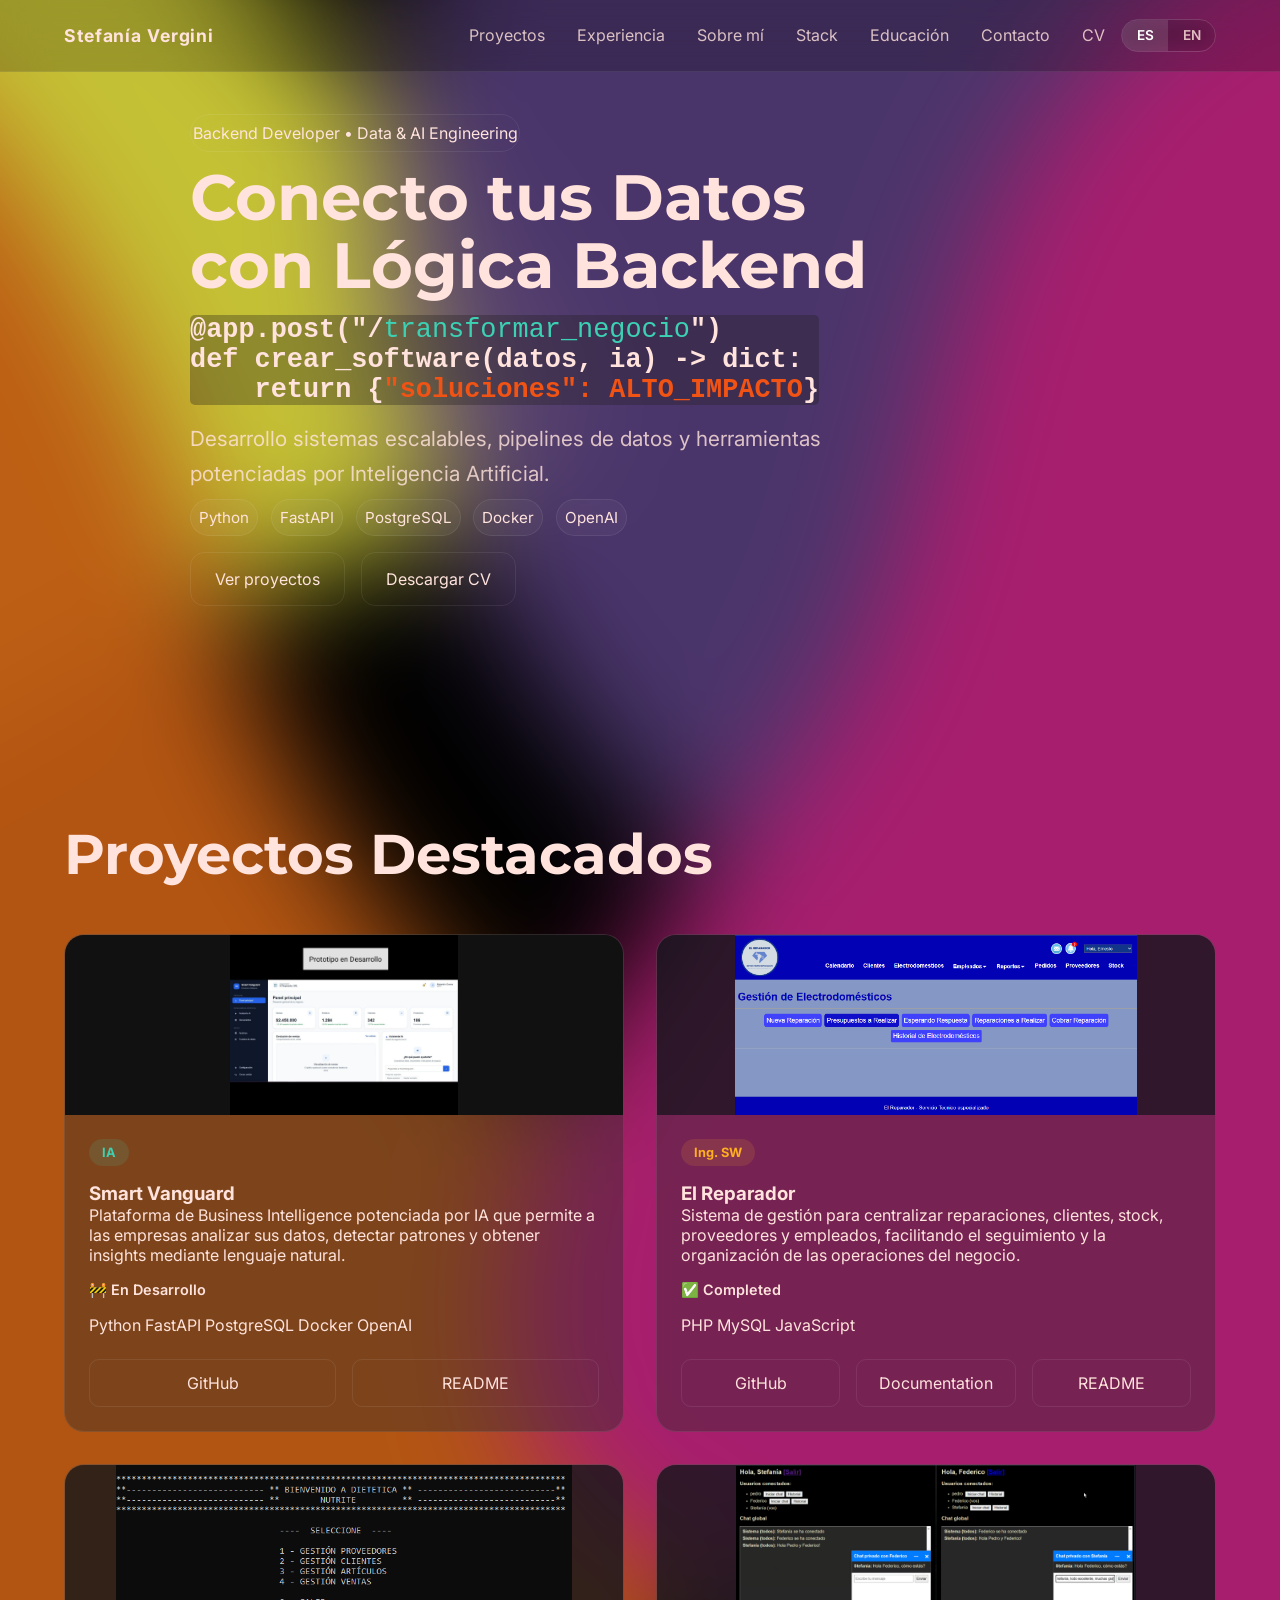
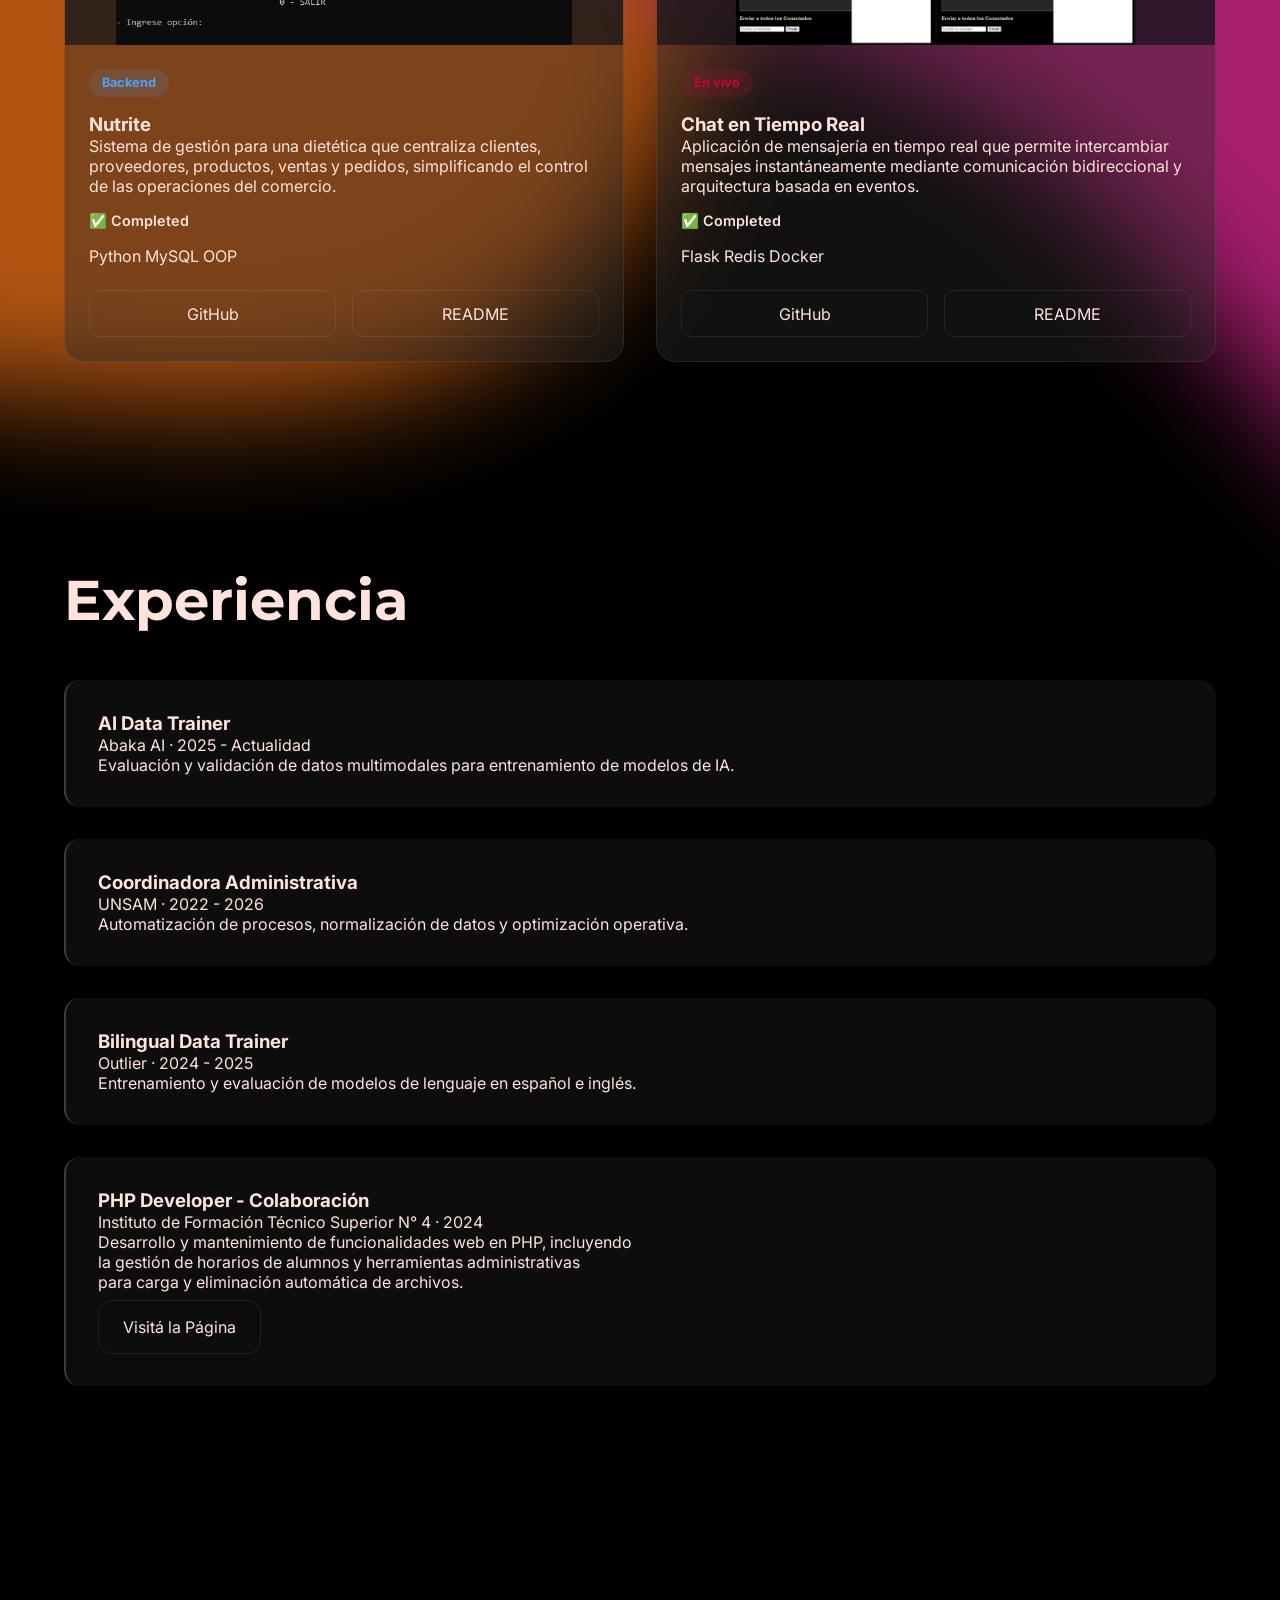
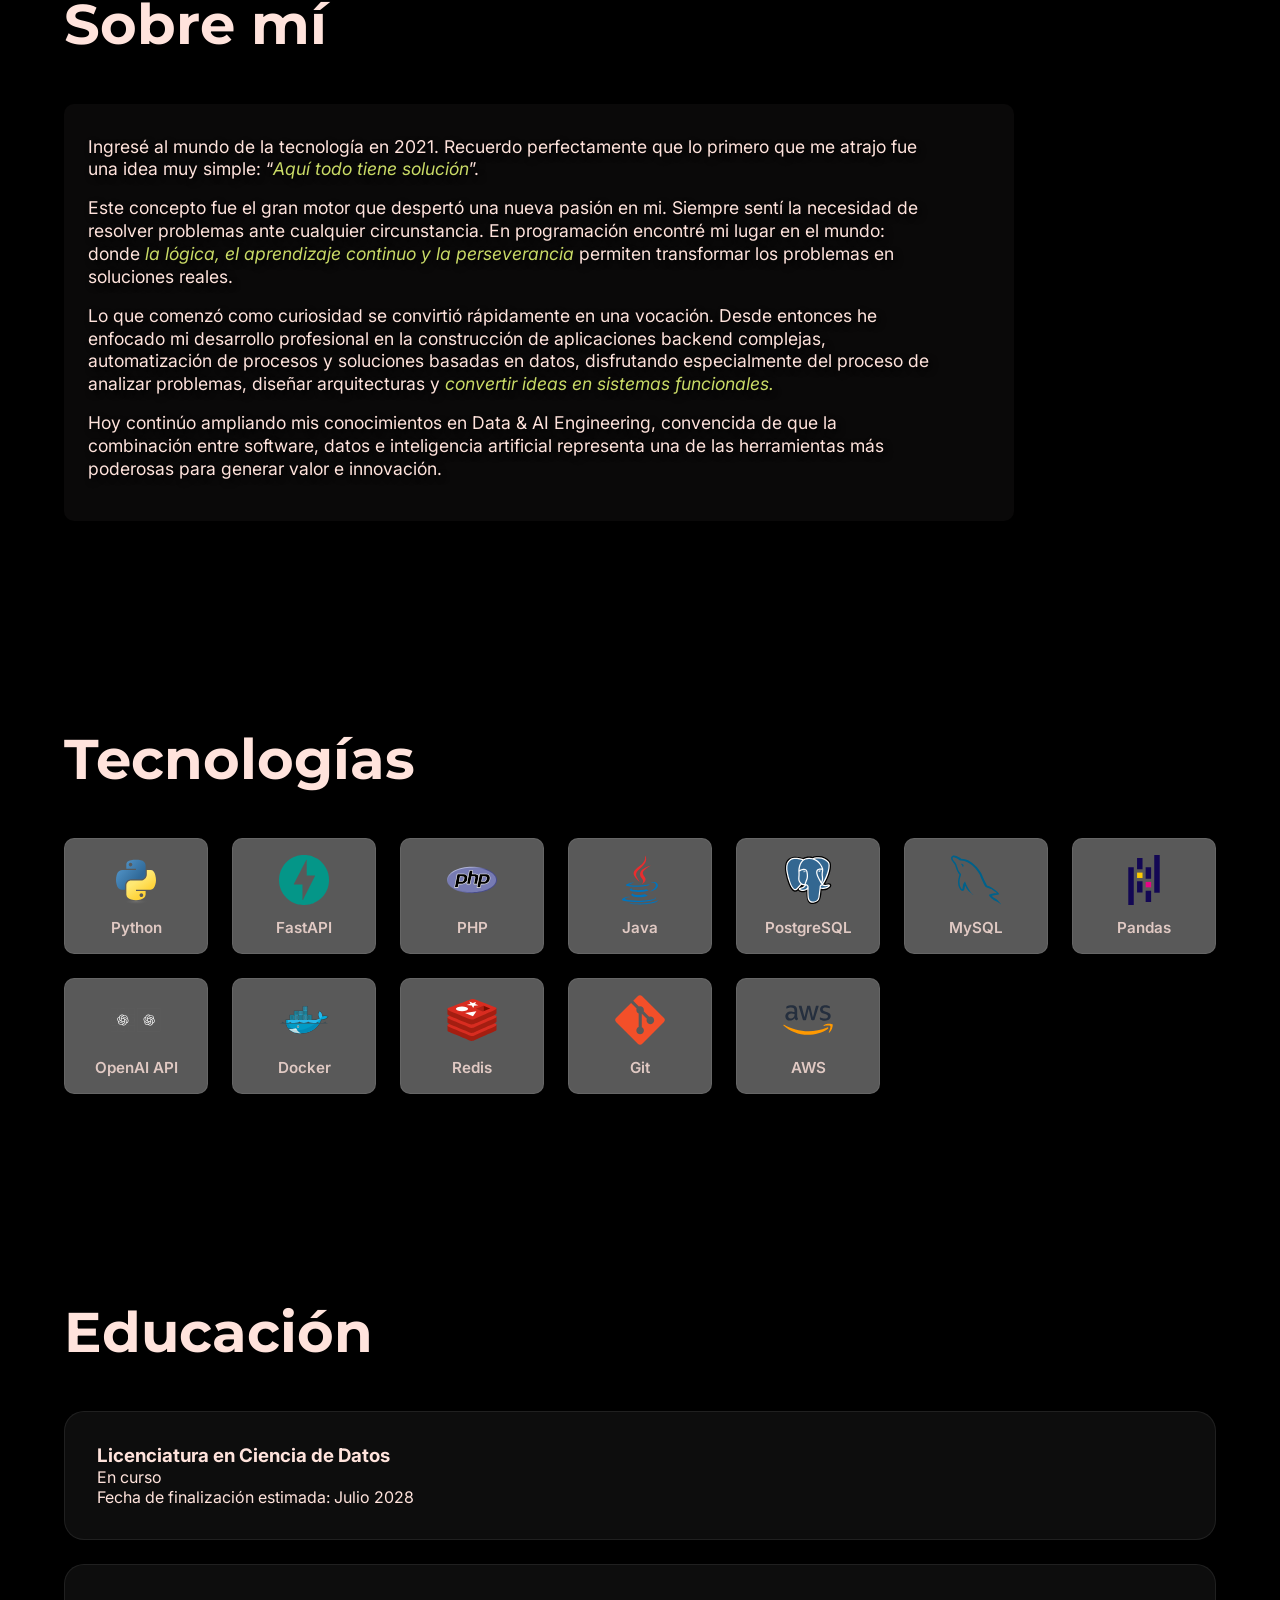
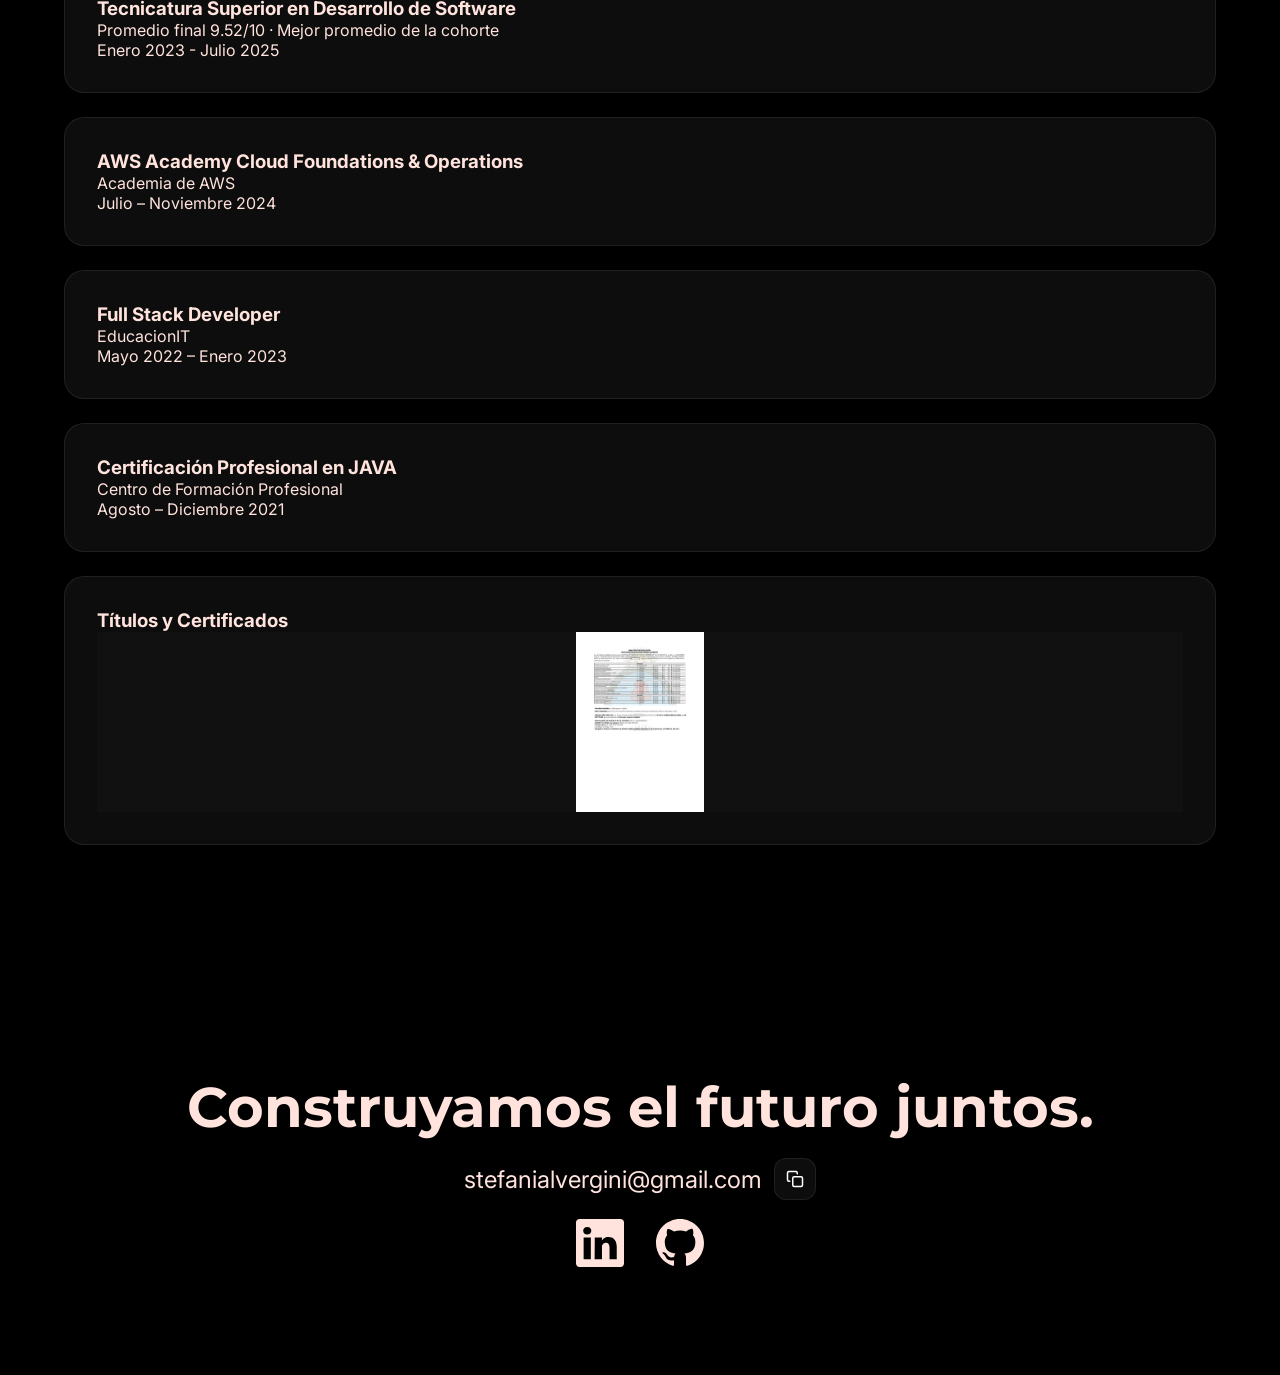
<file: index.html>
<!DOCTYPE html>
<html lang="en">
<head>
    <meta charset="UTF-8">
    <meta name="viewport" content="width=device-width, initial-scale=1.0">
    <title>Stefania Vergini</title>
    <link rel="preconnect" href="https://fonts.googleapis.com">
<link rel="preconnect" href="https://fonts.gstatic.com" crossorigin>
<link href="https://fonts.googleapis.com/css2?family=Montserrat:ital,wght@0,100..900;1,100..900&family=Roboto:ital,wght@0,100..900;1,100..900&display=swap" rel="stylesheet">
    <link rel="stylesheet" href="css/index.css">
    <link rel="preconnect" href="https://fonts.googleapis.com">
    <link rel="preconnect" href="https://fonts.gstatic.com" crossorigin>
    <link href="https://fonts.googleapis.com/css2?family=Inter:wght@100..900&display=swap" rel="stylesheet">
    <script defer src="https://code.jquery.com/jquery-3.6.0.slim.min.js"></script>
    <script defer src="js/app.js"></script>
</head>
<body>

    <div class="circulos">
        <svg class="circulo circulo1" viewBox="0 0 200 200" xmlns="http://www.w3.org/2000/svg">
            <path class="path" d="M30.1,-55.8C34.4,-49.7,30,-32.2,28.2,-21.1C26.3,-9.9,27,-4.9,35.3,4.8C43.6,14.5,59.4,28.9,59.4,36.9C59.4,45,43.6,46.5,31,52C18.5,57.6,9.2,67.1,2.5,62.7C-4.2,58.3,-8.4,40,-14,30.5C-19.5,20.9,-26.5,20.2,-38.1,16.5C-49.6,12.9,-65.7,6.5,-69.1,-2C-72.5,-10.4,-63.3,-20.8,-55.9,-31.6C-48.5,-42.5,-43,-53.7,-34,-57.1C-25,-60.5,-12.5,-56.1,0.2,-56.5C12.9,-56.8,25.8,-62,30.1,-55.8Z" transform="translate(100 100)" />
        </svg>
        <svg class="circulo circulo2" viewBox="0 0 200 200" xmlns="http://www.w3.org/2000/svg">
            <path class="path" d="M45.7,-57.5C55.7,-46,57.9,-28.3,53.1,-15.3C48.4,-2.3,36.7,6.1,30.1,17.3C23.5,28.5,22,42.5,12.3,55.5C2.5,68.4,-15.5,80.3,-32.1,78.5C-48.7,76.7,-63.8,61.1,-70.8,43.5C-77.8,25.9,-76.6,6.3,-66.7,-5.2C-56.9,-16.7,-38.3,-20.1,-25.7,-31.1C-13.1,-42.2,-6.6,-60.9,5.6,-67.7C17.8,-74.4,35.6,-69,45.7,-57.5Z" transform="translate(100 100)" />
          </svg>
        <svg class="circulo circulo3" viewBox="0 0 200 200" xmlns="http://www.w3.org/2000/svg">
            <path class="path" d="M26,-44C31.7,-31.5,33.2,-21.4,40.9,-10.3C48.7,0.8,62.7,12.9,66.3,27.7C69.9,42.4,63.1,60,50.3,66.6C37.5,73.3,18.8,69.1,0.5,68.4C-17.8,67.8,-35.7,70.7,-42.9,62.2C-50,53.8,-46.6,33.9,-41.7,20.3C-36.9,6.7,-30.5,-0.6,-29.7,-11.6C-28.8,-22.7,-33.5,-37.6,-29.4,-50.6C-25.4,-63.6,-12.7,-74.8,-1.3,-73C10.1,-71.2,20.2,-56.5,26,-44Z" transform="translate(100 100)" />
        </svg>
        <svg class="circulo circulo4" viewBox="0 0 200 200" xmlns="http://www.w3.org/2000/svg">
            <path class="path" d="M21.4,-42.1C30,-32,40.9,-31,42.5,-25.5C44,-20,36.1,-10,31.5,-2.7C26.9,4.7,25.6,9.3,28.2,22.1C30.9,34.8,37.5,55.6,33.4,68.7C29.4,81.9,14.7,87.4,3,82.1C-8.6,76.9,-17.3,60.9,-29,52.2C-40.7,43.5,-55.5,42,-62.1,34.5C-68.7,27,-67,13.5,-61.6,3.2C-56.1,-7.2,-46.7,-14.4,-41.8,-24.7C-36.8,-35,-36.3,-48.5,-30.1,-60C-23.8,-71.4,-11.9,-81,-2.8,-76.2C6.4,-71.3,12.7,-52.2,21.4,-42.1Z" transform="translate(100 100)" />
        </svg>

    </div>

 <!-- NAVBAR -->
    <header class="header">

        <a href="#home" class="logo">
            Stefanía Vergini
        </a>
        <div class="header-actions">
            
            <nav class="nav" id="nav">

                <a href="#projects">Proyectos</a>

                <a href="#experience">Experiencia</a>

                <a href="#about">Sobre mí</a>

                <a href="#skills" >Stack</a>

                <a href="#education">Educación</a>

                <a href="#contact">Contacto</a>

                <a href="documentos/Stefania_Vergini_Curriculum_Vitae.pdf"
                target="_blank"
                class="btn-cv">

                CV

                </a>

            </nav>
            <div class="language-switch">

                <a href="index.html" class="lang active">
                    ES
                </a>

                <a href="en.html" class="lang">
                    EN
                </a>

            </div>
            <button class="menu-btn" id="menuBtn">

                <span></span>
                <span></span>
                <span></span>

            </button>
        </div>

    </header>

    <main>

        <!-- HERO -->

        <section id="home" class="hero">

            <div class="hero-content">

                <span class="badge">

                    Backend Developer • Data & AI Engineering

                </span>
                <!--<h1>
                    Conecto la lógica de tu negocio
                    con el poder de los datos 
                    y la inteligencia artificial 
                    para transformar el software
                    en soluciones de alto impacto.

                </h1>-->
                <!--<h1>
                    Con el poder de los Datos
                    y la intelicia artificial
                    transformo la lógica de negocio
                    en soluciones de alto impacto
                </h1>
                <h1>
                    Impulso tu Negocio <br>
                    con Datos e IA. <br>
                </h1>-->
                <h1>Conecto tus Datos<br>
                 con Lógica Backend</h1>
<pre><code>@app.post("/<span class="highlight-business">transformar_negocio</span>")
def crear_software(datos, ia) -> dict:
    return {<span class="highlight-impact">"soluciones": ALTO_IMPACTO</span>}</code></pre>
                <p>

                    Desarrollo sistemas escalables,
                    pipelines de datos y herramientas
                    potenciadas por Inteligencia Artificial.

                </p>

                <div class="hero-tech">

                    <span>Python</span>
                    <span>FastAPI</span>
                    <span>PostgreSQL</span>
                    <span>Docker</span>
                    <span>OpenAI</span>

                </div>

                <div class="hero-buttons">

                    <a href="#projects">
                        Ver proyectos
                    </a>

                    <a href="documentos/Stefania_Vergini_Curriculum_Vitae.pdf"
                       target="_blank">

                        Descargar CV

                    </a>

                </div>

            </div>

        </section>

        <section id="projects" class="projects">

            <h2>Proyectos Destacados</h2>

            <div class="projects-grid">

                <!-- Smart Vanguard -->

                <article class="project-card">

                    <div class="project-image placeholder" data-project="smart">
                        <img src="img/smartvanguard/dashboard-business.png" alt="Smart Vanguard">
                    </div>

                    <div class="project-content">

                        <span class="project-type ai">
                            IA
                        </span>

                        <h3>Smart Vanguard</h3>

                        <p>
                            Plataforma de Business Intelligence potenciada por IA que
                            permite a las empresas analizar sus datos, detectar patrones
                            y obtener insights mediante lenguaje natural.
                        </p>

                        <div class="project-status development">
                            🚧 En Desarrollo
                        </div>

                        <div class="tags">

                            <span>Python</span>
                            <span>FastAPI</span>
                            <span>PostgreSQL</span>
                            <span>Docker</span>
                            <span>OpenAI</span>

                        </div>

                        <div class="project-buttons">

                            <a href="https://github.com/StefiVergini/SmartVanguard" target="_blank">
                                GitHub
                            </a>

                            <a href="https://github.com/StefiVergini/SmartVanguard/blob/main/README.es.md" target="_blank">
                                README
                            </a>

                        </div>

                    </div>

                </article>

                <!-- El Reparador -->

                <article class="project-card">

                    <div class="project-image" data-project="reparador">
                        <img src="img/elreparador/dashboard.png" alt="El Reparador">
                    </div>

                    <div class="project-content">

                        <span class="project-type erp">
                            Ing. SW
                        </span>

                        <h3>El Reparador</h3>

                        <p>

                            Sistema de gestión para centralizar reparaciones, clientes,
                            stock, proveedores y empleados, facilitando el seguimiento
                            y la organización de las operaciones del negocio.

                        </p>

                        <div class="project-status completed">

                            ✅ Completed

                        </div>

                        <div class="tags">

                            <span>PHP</span>
                            <span>MySQL</span>
                            <span>JavaScript</span>

                        </div>

                        <div class="project-buttons">

                            <a href="https://github.com/StefiVergini/ProyectoElReparador/tree/main" target="_blank">
                                GitHub
                            </a>

                            <a href="https://github.com/StefiVergini/ProyectoElReparador/tree/main/docs" target="_blank">
                                Documentation
                            </a>

                            <a href="https://github.com/StefiVergini/ProyectoElReparador/blob/main/README.es.md" target="_blank">
                                README
                            </a>
                        </div>

                    </div>

                </article>

                <!-- Nutrite -->

                <article class="project-card">

                    <div class="project-image" data-project="nutrite">
                        <img src="img/nutrite-dietetic/main-menu.png" alt="Nutrite">
                    </div>

                    <div class="project-content">

                        <span class="project-type backend">
                            Backend
                        </span>

                        <h3>Nutrite</h3>

                        <p>

                            Sistema de gestión para una dietética que centraliza clientes,
                            proveedores, productos, ventas y pedidos, simplificando el
                            control de las operaciones del comercio.

                        </p>

                        <div class="project-status completed">

                            ✅ Completed

                        </div>

                        <div class="tags">

                            <span>Python</span>
                            <span>MySQL</span>
                            <span>OOP</span>

                        </div>

                        <div class="project-buttons">

                            <a href="https://github.com/StefiVergini/python-dietetic-management-system" target="_blank">
                                GitHub
                            </a>
                            <a href="https://github.com/StefiVergini/python-dietetic-management-system/blob/main/README.es.md" target="_blank">
                                README
                            </a>

                        </div>

                    </div>

                </article>

                <!-- Chat -->

                <article class="project-card">

                    <div class="project-image" data-project="chat">
                        <img src="img/real-time-chat/real-time-two-chats.png" alt="Chat">
                    </div>

                    <div class="project-content">

                        <span class="project-type realtime">
                            En vivo
                        </span>

                        <h3>Chat en Tiempo Real</h3>

                        <p>

                            Aplicación de mensajería en tiempo real que permite intercambiar
                            mensajes instantáneamente mediante comunicación bidireccional
                            y arquitectura basada en eventos.

                        </p>

                        <div class="project-status completed">

                            ✅ Completed

                        </div>

                        <div class="tags">

                            <span>Flask</span>
                            <span>Redis</span>
                            <span>Docker</span>

                        </div>

                        <div class="project-buttons">

                            <a href="https://github.com/StefiVergini/chat-StefaniaVergini" target="_blank">
                                GitHub
                            </a>
                            <a href="https://github.com/StefiVergini/chat-StefaniaVergini/blob/main/README.es.md" target="_blank">
                                README
                            </a>

                        </div>

                    </div>

                </article>

            </div>

        </section>
        <!-- EXPERIENCIA -->

        <section id="experience" class="experience">

            <h2>Experiencia</h2>

            <div class="timeline">

                <div class="timeline-item">

                    <h3>
                        AI Data Trainer
                    </h3>

                    <span>
                        Abaka AI · 2025 - Actualidad
                    </span>

                    <p>

                        Evaluación y validación de datos multimodales
                        para entrenamiento de modelos de IA.

                    </p>

                </div>

                <div class="timeline-item">

                    <h3>
                        Coordinadora Administrativa
                    </h3>

                    <span>
                        UNSAM · 2022 - 2026
                    </span>

                    <p>

                        Automatización de procesos,
                        normalización de datos y optimización
                        operativa.

                    </p>

                </div>

                <div class="timeline-item">

                    <h3>
                        Bilingual Data Trainer
                    </h3>

                    <span>
                        Outlier · 2024 - 2025
                    </span>

                    <p>

                        Entrenamiento y evaluación de modelos
                        de lenguaje en español e inglés.

                    </p>

                    
                </div>


                <div class="timeline-item">

                    <h3>
                        PHP Developer - Colaboración
                    </h3>

                    <span>
                        Instituto de Formación Técnico Superior N° 4 · 2024
                    </span>

                    <p>

                        Desarrollo y mantenimiento de funcionalidades web en PHP, incluyendo<br>
                        la gestión de horarios de alumnos y herramientas administrativas<br>
                        para carga y eliminación automática de archivos.

                    </p>
                    <div class="hero-buttons">

                        <a href="https://ifts4.edu.ar/index.php" target="_blank">
                            Visitá la Página
                        </a>

                    </div>

                
                </div>

            </div>


        </section>
        

        <!-- SOBRE MI -->

        <section id="about" class="about">

            <h2>Sobre mí</h2>
            <div class="glow-text">
                <p>

                    Ingresé al mundo de la tecnología en 2021. Recuerdo perfectamente que lo primero que me atrajo fue una idea muy simple: 
                    “<span class="highlighter">Aquí todo tiene solución</span>”.

                </p>
                <p>
                    Este concepto fue el gran motor que 
                    despertó una nueva pasión en mi.
                    Siempre sentí la necesidad de resolver problemas
                    ante cualquier circunstancia.
                    En programación encontré mi lugar en el mundo: donde <span class="highlighter">la lógica, el aprendizaje continuo y la perseverancia</span> permiten transformar los problemas en soluciones reales.
                </p>
                <p>
                    Lo que comenzó como curiosidad se convirtió rápidamente en una vocación. Desde entonces he enfocado mi desarrollo profesional en la construcción de aplicaciones backend complejas, automatización de procesos y soluciones basadas en datos, disfrutando especialmente del proceso de analizar problemas, diseñar arquitecturas y <span class="highlighter">convertir ideas en sistemas funcionales.</span>
                </p>
                    
                <p>
                    Hoy continúo ampliando mis conocimientos en Data & AI Engineering, convencida de que la combinación entre software, datos e inteligencia artificial representa una de las herramientas más poderosas para generar valor e innovación.
                </p>
            </div>
           

        </section>

        <!-- STACK -->

        <section class="skills" id="skills">

            <h2>Tecnologías</h2>

            <div class="skills-cloud">

                <span class="skill">
                    <img src="iconos/python.svg" alt="Python">
                    <p>Python</p>
                </span>

                <span class="skill">
                    <img src="iconos/fastapi.svg" alt="FastAPI">
                    <p>FastAPI</p>
                </span>

                <span class="skill"><img src="iconos/php.svg" alt="PHP"><p>PHP</p></span>
                <span class="skill"><img src="iconos/java-original.svg" alt="JAVA"><p>Java</p></span>

                <span class="skill"><img src="iconos/postgresql.svg" alt="PostgreSQL"><p>PostgreSQL</p></span>
                <span class="skill"><img src="iconos/mysql.svg" alt="MySQL"><p>MySQL</p></span>

                <span class="skill"><img src="iconos/pandas.svg" alt="Pandas"><p>Pandas</p></span>
                <span class="skill"><img src="iconos/openapiinitiative.svg" alt="OpenAI"><p>OpenAI API</p></span>

                <span class="skill"><img src="iconos/docker.svg" alt="Docker"><p>Docker</p></span>
                <span class="skill"><img src="iconos/redis.svg" alt="Redis"><p>Redis</p></span>

                <span class="skill"><img src="iconos/git.svg" alt="Git"><p>Git</p></span>
                <span class="skill"><img src="iconos/aws.svg" alt="AWS"><p>AWS</p></span>

            </div>

        </section>

        <!-- EDUCACION -->

        <section class="education" id="education">

            <h2>Educación</h2>

            
            <div class="education-card">

                <h3>
                    Licenciatura en Ciencia de Datos
                </h3>

                <p>
                    En curso
                </p>
                <p>
                    Fecha de finalización estimada: Julio 2028
                </p>

            </div>

            <div class="education-card">

                <h3>
                    Tecnicatura Superior en Desarrollo de Software
                </h3>

                <p>

                    Promedio final 9.52/10 · Mejor promedio de la cohorte

                </p>

                <p>

                    Enero 2023 - Julio 2025

                </p>

            </div>

            <div class="education-card">

                <h3>
                    AWS Academy Cloud Foundations & Operations
                </h3>

                <p>
                    Academia de AWS
                </p>
                <p>
                    Julio – Noviembre 2024
                </p>

            </div>

            <div class="education-card">

                <h3>
                    Full Stack Developer
                </h3>

                <p>
                    EducacionIT
                </p>
                <p>
                    Mayo 2022 – Enero 2023
                </p>

            </div>

            <div class="education-card">

                <h3>
                    Certificación Profesional en JAVA
                </h3>

                <p>
                    Centro de Formación Profesional
                </p>
                <p>
                    Agosto – Diciembre 2021
                </p>

            </div>

            <div class="education-card">
                <h3>
                    Títulos y Certificados
                </h3>
                <div class="project-image placeholder" data-project="certifications">
                    <img src="img/certifications/Titulo-Analitico.jpg" alt="Certifications">
                </div>
            </div>
        </section>


        <!-- CONTACTO -->

        <section id="contact" class="contact">

            <h2>

                Construyamos el futuro juntos.

            </h2>
            <div class="contact-email">

                <a href="mailto:stefanialvergini@gmail.com">
                    stefanialvergini@gmail.com
                </a>
                <button class="copy-btn" id="copyBtn" title="Copiar email">

                    <svg xmlns="http://www.w3.org/2000/svg"
                        width="18"
                        height="18"
                        viewBox="0 0 24 24"
                        fill="none"
                        stroke="currentColor"
                        stroke-width="2"
                        stroke-linecap="round"
                        stroke-linejoin="round">

                        <rect x="9" y="9" width="13" height="13" rx="2"></rect>

                        <path d="M5 15H4a2 2 0 0 1-2-2V4a2 2 0 0 1 2-2h9a2 2 0 0 1 2 2v1"></path>

                    </svg>

                </button>
                <span class="copy-tooltip" id="copyTooltip">
                    Copiado ✓
                </span>

            </div>

            <div class="socials">

                <ul class="rrss">
                    <li class="li">
                        <a href="https://www.linkedin.com/in/stefania-vergini-405396152" class="a" title="LinkedIn" target="_blank" rel="noopener noreferrer">
                            <svg xmlns="http://www.w3.org/2000/svg" width="16" height="16" fill="currentColor" class="svg" viewBox="0 0 16 16">
                                <path d="M0 1.146C0 .513.526 0 1.175 0h13.65C15.474 0 16 .513 16 1.146v13.708c0 .633-.526 1.146-1.175 1.146H1.175C.526 16 0 15.487 0 14.854zm4.943 12.248V6.169H2.542v7.225zm-1.2-8.212c.837 0 1.358-.554 1.358-1.248-.015-.709-.52-1.248-1.342-1.248S2.4 3.226 2.4 3.934c0 .694.521 1.248 1.327 1.248zm4.908 8.212V9.359c0-.216.016-.432.08-.586.173-.431.568-.878 1.232-.878.869 0 1.216.662 1.216 1.634v3.865h2.401V9.25c0-2.22-1.184-3.252-2.764-3.252-1.274 0-1.845.7-2.165 1.193v.025h-.016l.016-.025V6.169h-2.4c.03.678 0 7.225 0 7.225z"/>
                            </svg>
                        </a>
                    </li>
                    <li class="li">
                        <a href="https://github.com/StefiVergini" class="a" title="Github" target="_blank" rel="noopener noreferrer">
                            <svg xmlns="http://www.w3.org/2000/svg" width="16" height="16" fill="currentColor" class="svg" viewBox="0 0 16 16">
                                <path d="M8 0C3.58 0 0 3.58 0 8c0 3.54 2.29 6.53 5.47 7.59.4.07.55-.17.55-.38 0-.19-.01-.82-.01-1.49-2.01.37-2.53-.49-2.69-.94-.09-.23-.48-.94-.82-1.13-.28-.15-.68-.52-.01-.53.63-.01 1.08.58 1.23.82.72 1.21 1.87.87 2.33.66.07-.52.28-.87.51-1.07-1.78-.2-3.64-.89-3.64-3.95 0-.87.31-1.59.82-2.15-.08-.2-.36-1.02.08-2.12 0 0 .67-.21 2.2.82.64-.18 1.32-.27 2-.27s1.36.09 2 .27c1.53-1.04 2.2-.82 2.2-.82.44 1.1.16 1.92.08 2.12.51.56.82 1.27.82 2.15 0 3.07-1.87 3.75-3.65 3.95.29.25.54.73.54 1.48 0 1.07-.01 1.93-.01 2.2 0 .21.15.46.55.38A8.01 8.01 0 0 0 16 8c0-4.42-3.58-8-8-8"/>
                            </svg>
                        </a>
                    </li>
                </ul>
            </div>


        </section>

    </main>

    <!--Modal galeria-->
    <div id="imageModal" class="modal">

        <span class="close">&times;</span>

        <button class="prev">&#10094;</button>

        <img id="modalImage">

        <button class="next">&#10095;</button>

        <div id="dots"></div>

    </div>
</body>
</html>
</file>
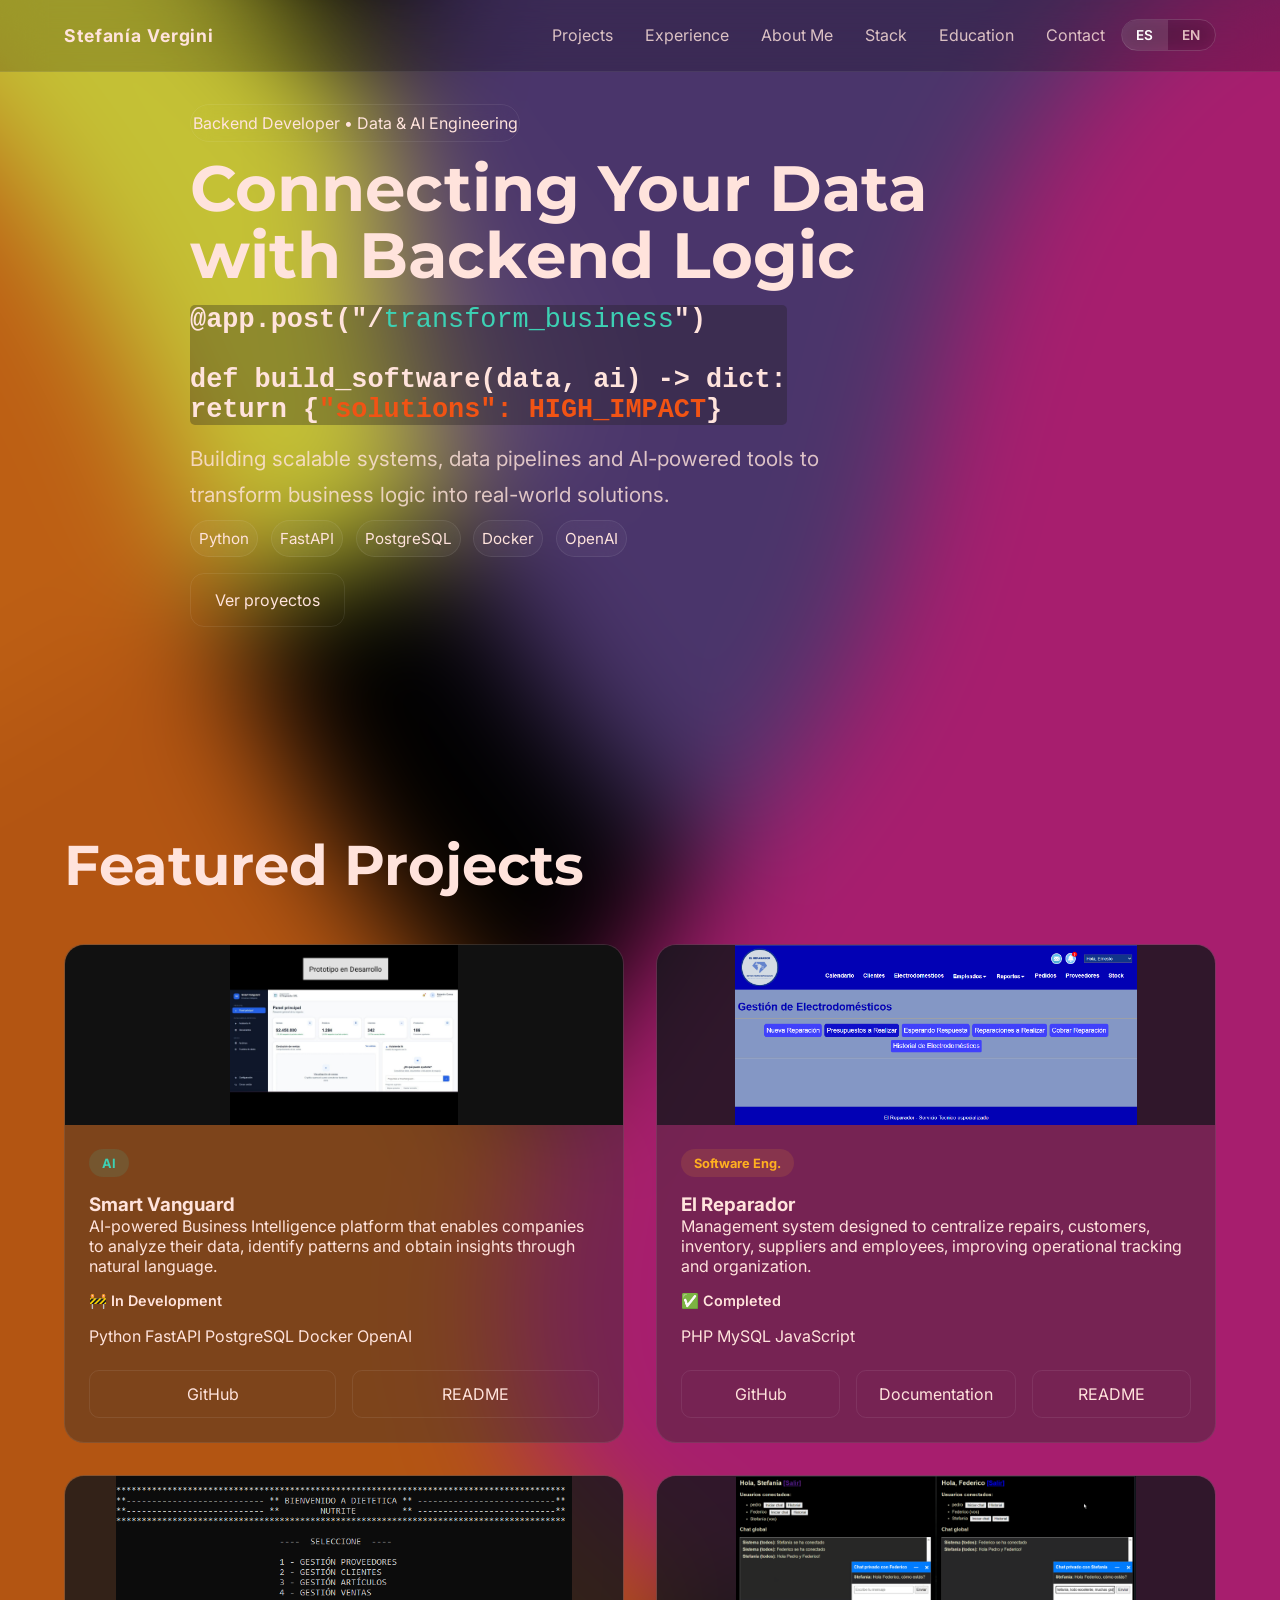
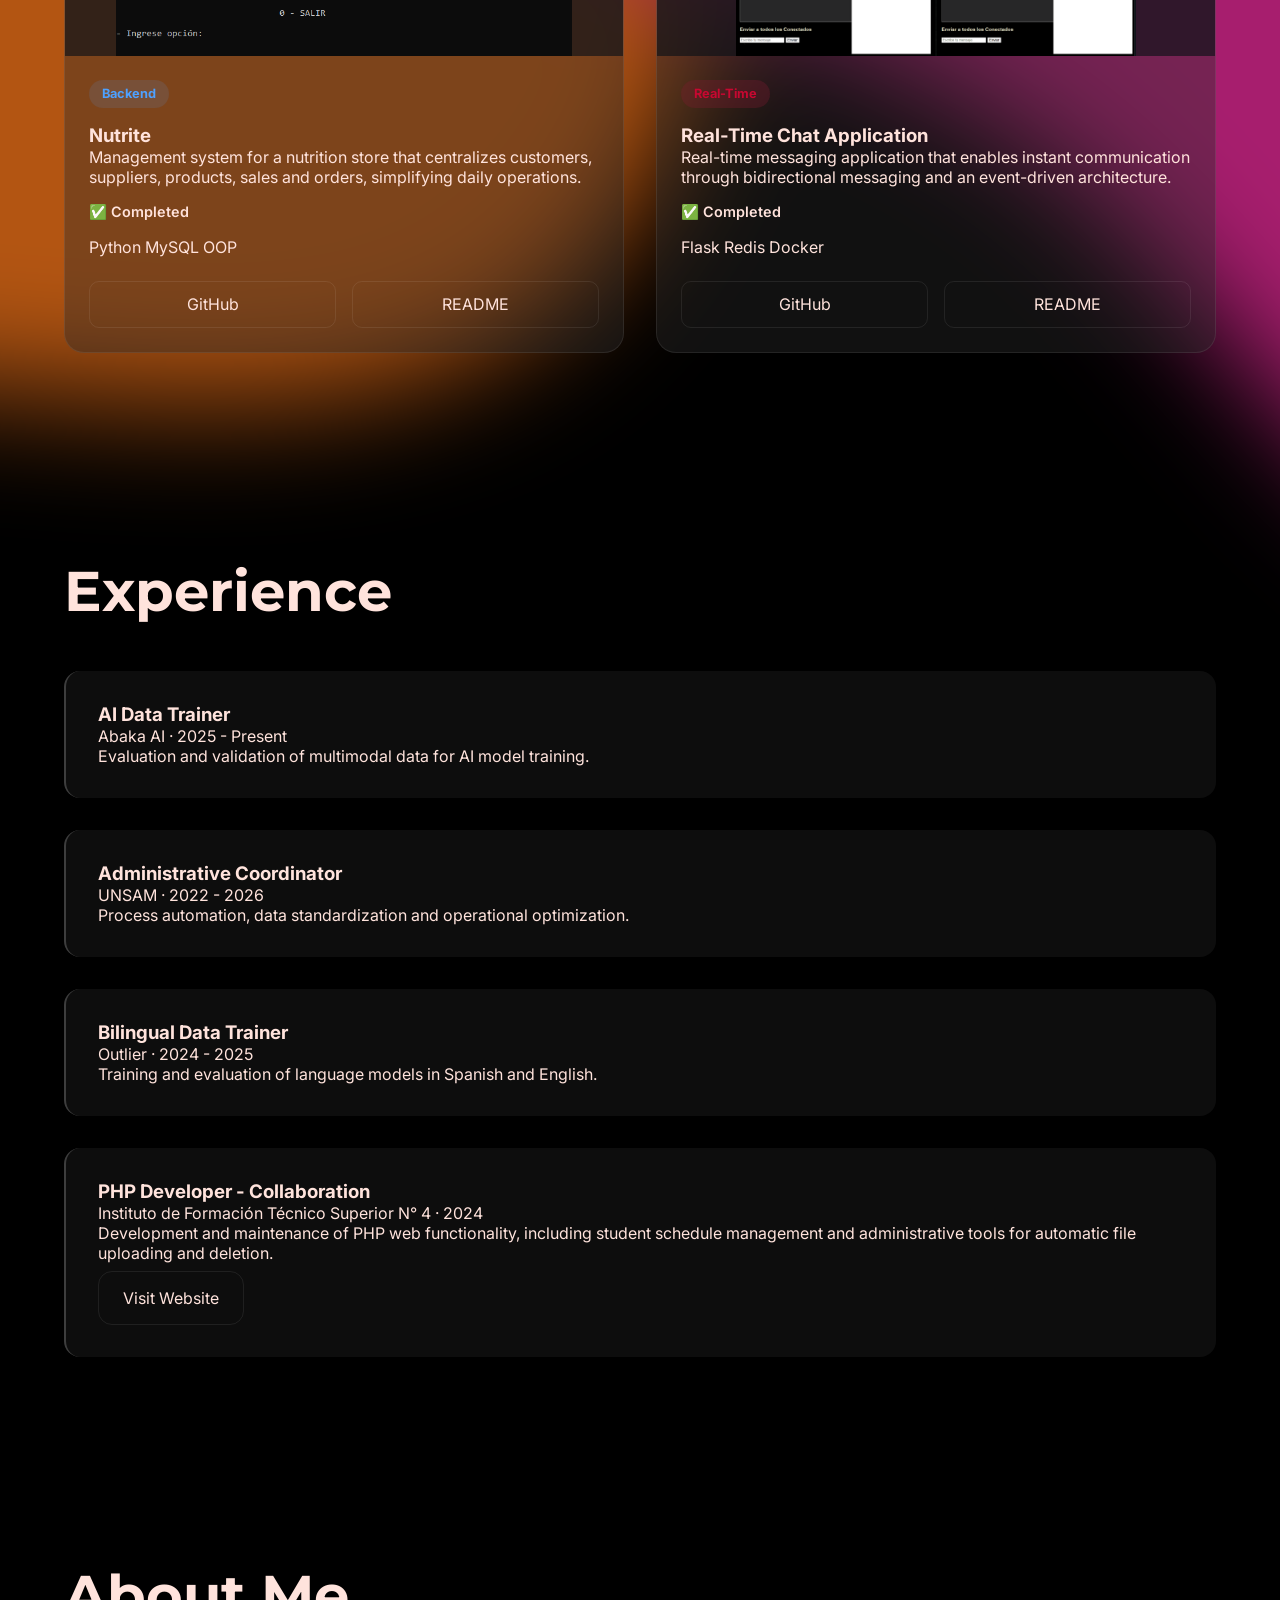
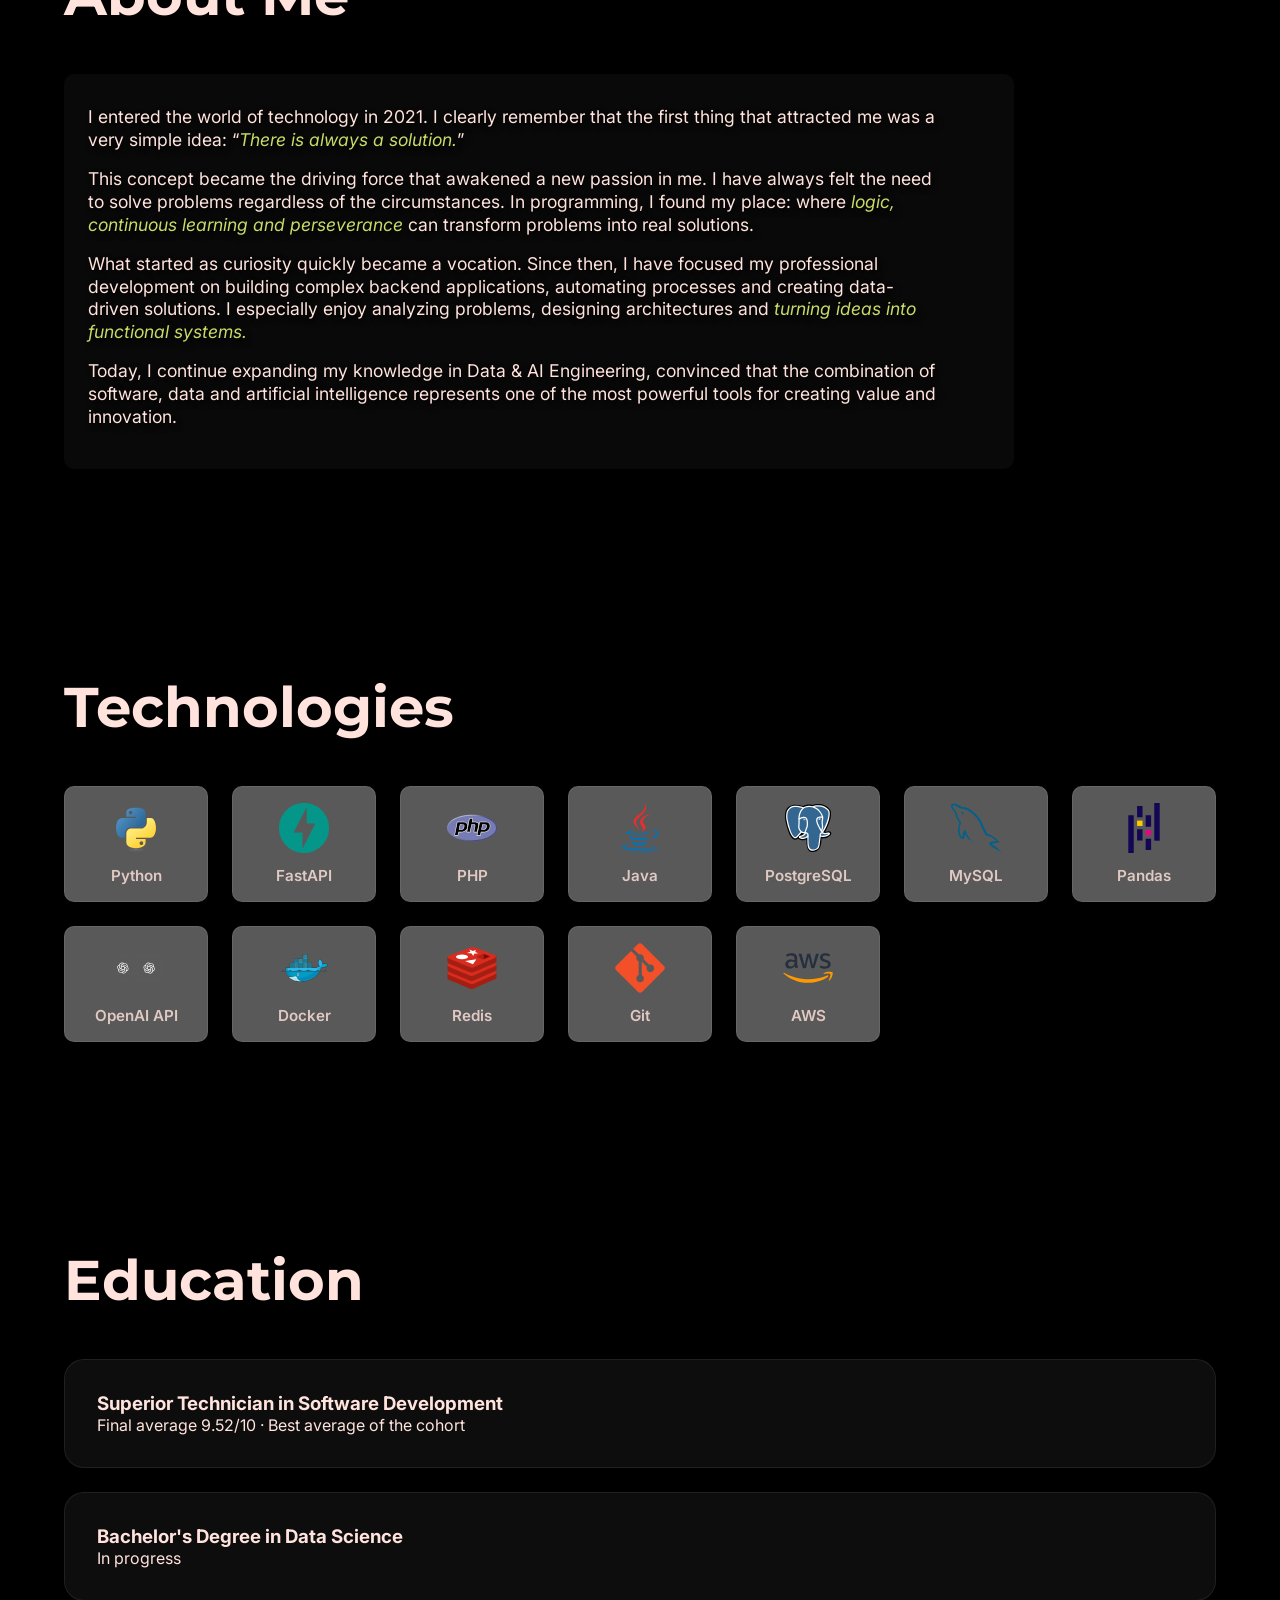
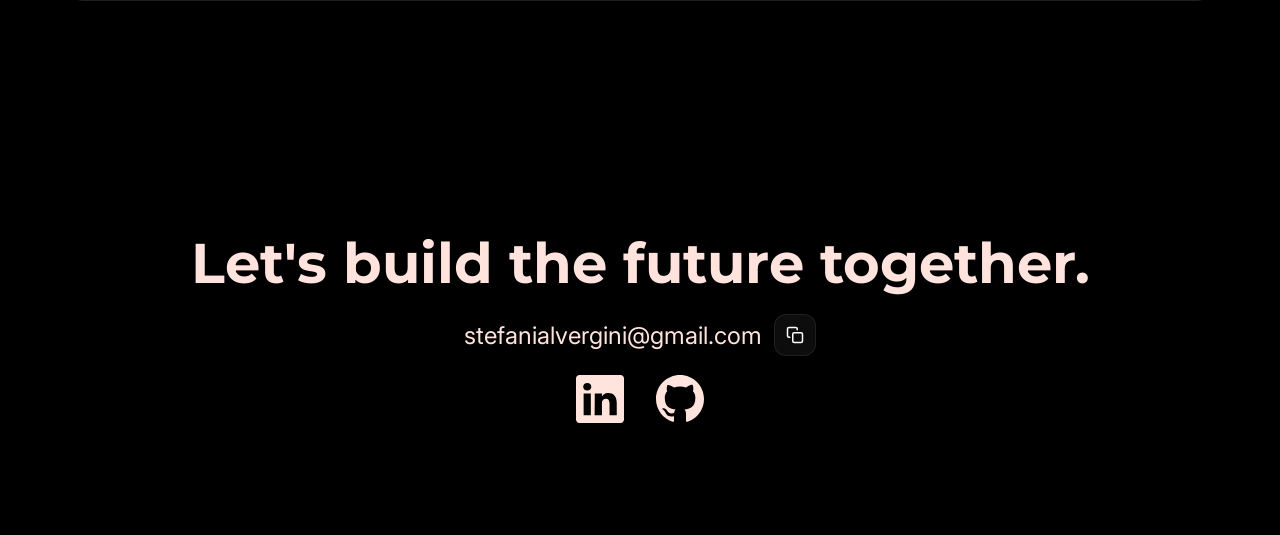
<file: en.html>
<!DOCTYPE html>
<html lang="en">
<head>
    <meta charset="UTF-8">
    <meta name="viewport" content="width=device-width, initial-scale=1.0">
    <title>Stefania Vergini</title>
    <link rel="preconnect" href="https://fonts.googleapis.com">
<link rel="preconnect" href="https://fonts.gstatic.com" crossorigin>
<link href="https://fonts.googleapis.com/css2?family=Montserrat:ital,wght@0,100..900;1,100..900&family=Roboto:ital,wght@0,100..900;1,100..900&display=swap" rel="stylesheet">
    <link rel="stylesheet" href="css/index.css">
    <link rel="preconnect" href="https://fonts.googleapis.com">
    <link rel="preconnect" href="https://fonts.gstatic.com" crossorigin>
    <link href="https://fonts.googleapis.com/css2?family=Inter:wght@100..900&display=swap" rel="stylesheet">
    <script defer src="https://code.jquery.com/jquery-3.6.0.slim.min.js"></script>
    <script defer src="js/app.js"></script>
</head>
<body>

    <div class="circulos">
        <svg class="circulo circulo1" viewBox="0 0 200 200" xmlns="http://www.w3.org/2000/svg">
            <path class="path" d="M30.1,-55.8C34.4,-49.7,30,-32.2,28.2,-21.1C26.3,-9.9,27,-4.9,35.3,4.8C43.6,14.5,59.4,28.9,59.4,36.9C59.4,45,43.6,46.5,31,52C18.5,57.6,9.2,67.1,2.5,62.7C-4.2,58.3,-8.4,40,-14,30.5C-19.5,20.9,-26.5,20.2,-38.1,16.5C-49.6,12.9,-65.7,6.5,-69.1,-2C-72.5,-10.4,-63.3,-20.8,-55.9,-31.6C-48.5,-42.5,-43,-53.7,-34,-57.1C-25,-60.5,-12.5,-56.1,0.2,-56.5C12.9,-56.8,25.8,-62,30.1,-55.8Z" transform="translate(100 100)" />
        </svg>
        <svg class="circulo circulo2" viewBox="0 0 200 200" xmlns="http://www.w3.org/2000/svg">
            <path class="path" d="M45.7,-57.5C55.7,-46,57.9,-28.3,53.1,-15.3C48.4,-2.3,36.7,6.1,30.1,17.3C23.5,28.5,22,42.5,12.3,55.5C2.5,68.4,-15.5,80.3,-32.1,78.5C-48.7,76.7,-63.8,61.1,-70.8,43.5C-77.8,25.9,-76.6,6.3,-66.7,-5.2C-56.9,-16.7,-38.3,-20.1,-25.7,-31.1C-13.1,-42.2,-6.6,-60.9,5.6,-67.7C17.8,-74.4,35.6,-69,45.7,-57.5Z" transform="translate(100 100)" />
          </svg>
        <svg class="circulo circulo3" viewBox="0 0 200 200" xmlns="http://www.w3.org/2000/svg">
            <path class="path" d="M26,-44C31.7,-31.5,33.2,-21.4,40.9,-10.3C48.7,0.8,62.7,12.9,66.3,27.7C69.9,42.4,63.1,60,50.3,66.6C37.5,73.3,18.8,69.1,0.5,68.4C-17.8,67.8,-35.7,70.7,-42.9,62.2C-50,53.8,-46.6,33.9,-41.7,20.3C-36.9,6.7,-30.5,-0.6,-29.7,-11.6C-28.8,-22.7,-33.5,-37.6,-29.4,-50.6C-25.4,-63.6,-12.7,-74.8,-1.3,-73C10.1,-71.2,20.2,-56.5,26,-44Z" transform="translate(100 100)" />
        </svg>
        <svg class="circulo circulo4" viewBox="0 0 200 200" xmlns="http://www.w3.org/2000/svg">
            <path class="path" d="M21.4,-42.1C30,-32,40.9,-31,42.5,-25.5C44,-20,36.1,-10,31.5,-2.7C26.9,4.7,25.6,9.3,28.2,22.1C30.9,34.8,37.5,55.6,33.4,68.7C29.4,81.9,14.7,87.4,3,82.1C-8.6,76.9,-17.3,60.9,-29,52.2C-40.7,43.5,-55.5,42,-62.1,34.5C-68.7,27,-67,13.5,-61.6,3.2C-56.1,-7.2,-46.7,-14.4,-41.8,-24.7C-36.8,-35,-36.3,-48.5,-30.1,-60C-23.8,-71.4,-11.9,-81,-2.8,-76.2C6.4,-71.3,12.7,-52.2,21.4,-42.1Z" transform="translate(100 100)" />
        </svg>

    </div>

 <!-- NAVBAR -->
    <header class="header">

        <a href="#home" class="logo">
            Stefanía Vergini
        </a>
        <div class="header-actions">
            
            <nav class="nav" id="nav">
                <a href="#projects">Projects</a> 
                <a href="#experience">Experience</a> 
                <a href="#about">About Me</a> 
                <a href="#skills">Stack</a> 
                <a href="#education">Education</a> 
                <a href="#contact">Contact</a> 

            </nav>
            <div class="language-switch">

                <a href="index.html" class="lang active">
                    ES
                </a>

                <a href="en.html" class="lang">
                    EN
                </a>

            </div>
            <button class="menu-btn" id="menuBtn">

                <span></span>
                <span></span>
                <span></span>

            </button>
        </div>

    </header>

    <main>

        <!-- HERO -->

        <section id="home" class="hero">

        <div class="hero-content">

            <span class="badge">
                Backend Developer • Data & AI Engineering
            </span>

            <h1>
                Connecting Your Data<br>
                with Backend Logic
            </h1>

            <pre><code>@app.post("/<span class="highlight-business">transform_business</span>")

def build_software(data, ai) -> dict:
return {<span class="highlight-impact">"solutions": HIGH_IMPACT</span>}</code></pre>

            <p>
                Building scalable systems, data pipelines and
                AI-powered tools to transform business logic
                into real-world solutions.
            </p>


                <div class="hero-tech">

                    <span>Python</span>
                    <span>FastAPI</span>
                    <span>PostgreSQL</span>
                    <span>Docker</span>
                    <span>OpenAI</span>

                </div>

                <div class="hero-buttons">

                    <a href="#projects">
                        Ver proyectos
                    </a>

                </div>

            </div>

        </section>

        <section id="projects" class="projects"> 
            <h2>Featured Projects</h2> <div class="projects-grid"> 
                <!-- Smart Vanguard --> 
                 <article class="project-card"> 
                    <div class="project-image placeholder" data-project="smart"> 
                        <img src="img/smartvanguard/dashboard-business.png" alt="Smart Vanguard"> 
                    </div> 
                    <div class="project-content"> 
                        <span class="project-type ai"> AI </span> 
                        <h3>Smart Vanguard</h3> 
                        <p> AI-powered Business Intelligence platform that enables companies to analyze their data, identify patterns and obtain insights through natural language. </p> 
                        <div class="project-status development"> 🚧 In Development </div> 
                        <div class="tags"> 
                            <span>Python</span> 
                            <span>FastAPI</span> 
                            <span>PostgreSQL</span> 
                            <span>Docker</span> 
                            <span>OpenAI</span> 
                        </div> 
                        <div class="project-buttons"> 
                            <a href="https://github.com/StefiVergini/SmartVanguard" target="_blank"> GitHub </a> 
                            <a href="https://github.com/StefiVergini/SmartVanguard/blob/main/README.md" target="_blank"> README </a> 
                        </div> 
                    </div> 
                </article> 
                <!-- El Reparador --> 
                 <article class="project-card"> 
                    <div class="project-image" data-project="reparador"> 
                        <img src="img/elreparador/dashboard.png" alt="El Reparador"> 
                    </div> 
                    <div class="project-content"> 
                        <span class="project-type erp"> Software Eng. </span> 
                        <h3>El Reparador</h3> 
                        <p> Management system designed to centralize repairs, customers, inventory, suppliers and employees, improving operational tracking and organization. </p> 
                        <div class="project-status completed"> ✅ Completed </div> 
                        <div class="tags"> 
                            <span>PHP</span> 
                            <span>MySQL</span> 
                            <span>JavaScript</span> 
                        </div> 
                        <div class="project-buttons"> 
                            <a href="https://github.com/StefiVergini/ProyectoElReparador/tree/main" target="_blank"> GitHub </a> 
                            <a href="https://github.com/StefiVergini/ProyectoElReparador/tree/main/docs" target="_blank"> Documentation </a> 
                            <a href="https://github.com/StefiVergini/ProyectoElReparador/blob/main/README.md" target="_blank"> README </a> 
                        </div> 
                    </div> 
                </article> 
                <!-- Nutrite --> 
                 <article class="project-card"> 
                    <div class="project-image" data-project="nutrite"> 
                        <img src="img/nutrite-dietetic/main-menu.png" alt="Nutrite"> 
                    </div> 
                    <div class="project-content"> 
                        <span class="project-type backend"> Backend </span> 
                        <h3>Nutrite</h3> 
                        <p> Management system for a nutrition store that centralizes customers, suppliers, products, sales and orders, simplifying daily operations. </p> 
                        <div class="project-status completed"> ✅ Completed </div> 
                        <div class="tags"> 
                            <span>Python</span> 
                            <span>MySQL</span> 
                            <span>OOP</span> 
                        </div> 
                        <div class="project-buttons"> 
                            <a href="https://github.com/StefiVergini/python-dietetic-management-system" target="_blank"> GitHub </a> 
                            <a href="https://github.com/StefiVergini/python-dietetic-management-system/blob/main/README.md" target="_blank"> README </a> 
                        </div> 
                    </div> 
                </article> 
                <!-- Real-Time Chat --> 
                 <article class="project-card"> 
                    <div class="project-image" data-project="chat"> 
                        <img src="img/real-time-chat/real-time-two-chats.png" alt="Real-Time Chat Application"> </div> 
                        <div class="project-content"> 
                            <span class="project-type realtime"> Real-Time </span> 
                            <h3>Real-Time Chat Application</h3> 
                            <p> Real-time messaging application that enables instant communication through bidirectional messaging and an event-driven architecture. </p> 
                            <div class="project-status completed"> ✅ Completed </div> 
                            <div class="tags"> 
                                <span>Flask</span> 
                                <span>Redis</span> 
                                <span>Docker</span>
                            </div> <div class="project-buttons"> 
                                <a href="https://github.com/StefiVergini/chat-StefaniaVergini" target="_blank"> GitHub </a> 
                                <a href="https://github.com/StefiVergini/chat-StefaniaVergini/blob/main/README.md" target="_blank"> README </a> 
                            </div> 
                        </div> 
                    </article> 
                </div> 
            </section> 
            <!-- EXPERIENCE --> 
             <section id="experience" class="experience"> 
                <h2>Experience</h2> <div class="timeline"> 
                    <div class="timeline-item"> 
                        <h3> AI Data Trainer </h3> 
                        <span> Abaka AI · 2025 - Present </span> 
                        <p> Evaluation and validation of multimodal data for AI model training. </p> 
                    </div> 
                    <div class="timeline-item"> 
                        <h3> Administrative Coordinator </h3> 
                        <span> UNSAM · 2022 - 2026 </span> 
                        <p> Process automation, data standardization and operational optimization. </p> 
                    </div> 
                    <div class="timeline-item"> 
                        <h3> Bilingual Data Trainer </h3> 
                        <span> Outlier · 2024 - 2025 </span> 
                        <p> Training and evaluation of language models in Spanish and English. </p> 
                    </div> 
                    <div class="timeline-item"> 
                        <h3> PHP Developer - Collaboration </h3> 
                        <span> Instituto de Formación Técnico Superior N° 4 · 2024 </span> 
                        <p> Development and maintenance of PHP web functionality, including student schedule management and administrative tools for automatic file uploading and deletion. </p> 
                        <div class="hero-buttons"> 
                            <a href="https://ifts4.edu.ar/index.php" target="_blank"> Visit Website </a> 
                        </div> 
                    </div> 
                </div>
            </section> 
            <!-- ABOUT ME --> 
             <section id="about" class="about"> 
                <h2>About Me</h2> 
                <div class="glow-text">
                    <p> 
                    I entered the world of technology in 2021. I clearly remember that 
                    the first thing that attracted me was a very simple idea: 
                    “<span class="highlighter">There is always a solution.</span>” </p> 
                <p> 
                    This concept became the driving force that awakened a new passion in me.
                    I have always felt the need to solve problems regardless of the circumstances.
                    In programming, I found my place: where <span class="highlighter"> logic, 
                    continuous learning and perseverance </span> 
                    can transform problems into real solutions. </p> 
                <p> What started as curiosity quickly became a vocation. 
                    Since then, I have focused my professional development on building 
                    complex backend applications, automating processes and creating data-driven solutions. 
                    I especially enjoy analyzing problems, designing architectures and 
                    <span class="highlighter"> turning ideas into functional systems.</span> </p> 
                    <p> Today, I continue expanding my knowledge in Data & AI Engineering, 
                        convinced that the combination of software, data and artificial intelligence 
                        represents one of the most powerful tools for creating value and innovation. </p> 
                </div> 
            </section>

        <!-- STACK -->

        <section class="skills" id="skills">

            <h2>Technologies</h2>

            <div class="skills-cloud">

                <span class="skill">
                    <img src="iconos/python.svg" alt="Python">
                    <p>Python</p>
                </span>

                <span class="skill">
                    <img src="iconos/fastapi.svg" alt="FastAPI">
                    <p>FastAPI</p>
                </span>

                <span class="skill"><img src="iconos/php.svg" alt="PHP"><p>PHP</p></span>
                <span class="skill"><img src="iconos/java-original.svg" alt="JAVA"><p>Java</p></span>

                <span class="skill"><img src="iconos/postgresql.svg" alt="PostgreSQL"><p>PostgreSQL</p></span>
                <span class="skill"><img src="iconos/mysql.svg" alt="MySQL"><p>MySQL</p></span>

                <span class="skill"><img src="iconos/pandas.svg" alt="Pandas"><p>Pandas</p></span>
                <span class="skill"><img src="iconos/openapiinitiative.svg" alt="OpenAI"><p>OpenAI API</p></span>

                <span class="skill"><img src="iconos/docker.svg" alt="Docker"><p>Docker</p></span>
                <span class="skill"><img src="iconos/redis.svg" alt="Redis"><p>Redis</p></span>

                <span class="skill"><img src="iconos/git.svg" alt="Git"><p>Git</p></span>
                <span class="skill"><img src="iconos/aws.svg" alt="AWS"><p>AWS</p></span>

            </div>

        </section>

        <!-- EDUCATION -->

        <section class="education" id="education">

            <h2>Education</h2>

            <div class="education-card">

                <h3>
                    Superior Technician in Software Development
                </h3>

                <p>

                    Final average 9.52/10 · Best average of the cohort

                </p>

            </div>

            <div class="education-card">

                <h3>
                    Bachelor's Degree in Data Science
                </h3>

                <p>
                    In progress
                </p>

            </div>

        </section>

        <!-- CONTACT -->

        <section id="contact" class="contact">

            <h2>

                Let's build the future together.

            </h2>
            <div class="contact-email">

                <a href="mailto:stefanialvergini@gmail.com">
                    stefanialvergini@gmail.com
                </a>
                <button class="copy-btn" id="copyBtn" title="Copiar email">

                    <svg xmlns="http://www.w3.org/2000/svg"
                        width="18"
                        height="18"
                        viewBox="0 0 24 24"
                        fill="none"
                        stroke="currentColor"
                        stroke-width="2"
                        stroke-linecap="round"
                        stroke-linejoin="round">

                        <rect x="9" y="9" width="13" height="13" rx="2"></rect>

                        <path d="M5 15H4a2 2 0 0 1-2-2V4a2 2 0 0 1 2-2h9a2 2 0 0 1 2 2v1"></path>

                    </svg>

                </button>
                <span class="copy-tooltip" id="copyTooltip">
                    Copied ✓
                </span>

            </div>

            <div class="socials">

                <ul class="rrss">
                    <li class="li">
                        <a href="https://www.linkedin.com/in/stefania-vergini-405396152" class="a" title="LinkedIn" target="_blank" rel="noopener noreferrer">
                            <svg xmlns="http://www.w3.org/2000/svg" width="16" height="16" fill="currentColor" class="svg" viewBox="0 0 16 16">
                                <path d="M0 1.146C0 .513.526 0 1.175 0h13.65C15.474 0 16 .513 16 1.146v13.708c0 .633-.526 1.146-1.175 1.146H1.175C.526 16 0 15.487 0 14.854zm4.943 12.248V6.169H2.542v7.225zm-1.2-8.212c.837 0 1.358-.554 1.358-1.248-.015-.709-.52-1.248-1.342-1.248S2.4 3.226 2.4 3.934c0 .694.521 1.248 1.327 1.248zm4.908 8.212V9.359c0-.216.016-.432.08-.586.173-.431.568-.878 1.232-.878.869 0 1.216.662 1.216 1.634v3.865h2.401V9.25c0-2.22-1.184-3.252-2.764-3.252-1.274 0-1.845.7-2.165 1.193v.025h-.016l.016-.025V6.169h-2.4c.03.678 0 7.225 0 7.225z"/>
                            </svg>
                        </a>
                    </li>
                    <li class="li">
                        <a href="https://github.com/StefiVergini" class="a" title="Github" target="_blank" rel="noopener noreferrer">
                            <svg xmlns="http://www.w3.org/2000/svg" width="16" height="16" fill="currentColor" class="svg" viewBox="0 0 16 16">
                                <path d="M8 0C3.58 0 0 3.58 0 8c0 3.54 2.29 6.53 5.47 7.59.4.07.55-.17.55-.38 0-.19-.01-.82-.01-1.49-2.01.37-2.53-.49-2.69-.94-.09-.23-.48-.94-.82-1.13-.28-.15-.68-.52-.01-.53.63-.01 1.08.58 1.23.82.72 1.21 1.87.87 2.33.66.07-.52.28-.87.51-1.07-1.78-.2-3.64-.89-3.64-3.95 0-.87.31-1.59.82-2.15-.08-.2-.36-1.02.08-2.12 0 0 .67-.21 2.2.82.64-.18 1.32-.27 2-.27s1.36.09 2 .27c1.53-1.04 2.2-.82 2.2-.82.44 1.1.16 1.92.08 2.12.51.56.82 1.27.82 2.15 0 3.07-1.87 3.75-3.65 3.95.29.25.54.73.54 1.48 0 1.07-.01 1.93-.01 2.2 0 .21.15.46.55.38A8.01 8.01 0 0 0 16 8c0-4.42-3.58-8-8-8"/>
                            </svg>
                        </a>
                    </li>
                </ul>
            </div>


        </section>

    </main>

    <!--Modal galeria-->
    <div id="imageModal" class="modal">

        <span class="close">&times;</span>

        <button class="prev">&#10094;</button>

        <img id="modalImage">

        <button class="next">&#10095;</button>

        <div id="dots"></div>

    </div>
</body>
</html>
</file>
<file: css/index.css>
:root{
  --bg: rgba(0,0,0,.55);

  --glass: rgba(255,255,255,.05);

  --border: rgba(255,255,255,.08);

  --text: #ffe3dc;

  --muted: rgba(255, 227, 220, 0.815);

  --tipo-titular: "Montserrat", sans-serif;

  --tipo-principal: "Inter", sans-serif;

  --container: 1200px;

  --radius: 24px;
  }
*{
  margin: 0;
  padding: 0;
  border: 0;
  box-sizing: border-box;
  vertical-align: baseline;
  list-style: none;
}

img, figure{
  max-width: 100%;
  width: 100%;
  display: flex;
  object-fit: cover;
  object-position: center center;

}

a{
  display: block;
  text-decoration: none;
  color: inherit;
}
video{
  max-width: 100%;
  width: 100%;
  display: flex;
  object-fit: cover;
  object-position: center center;
}
body{

    font-family: var(--tipo-principal);

    color: var(--text);

    background:#000;

    min-height:100vh;

    overflow-x:hidden;
}

.circulos{
  position: fixed;
  width: 100%;
  height: 100%;
  top: 0;
  left: 0;
  z-index: 1;

  filter: blur(25px);
  animation: circulo1 30s linear infinite both;
}
.circulos .circulo{
  position: absolute;
  width: 50%;
  height: 50%;
  animation: circulo1 50s linear infinite both;
}
.circulos .circulo1{
  top: 0%;
  left: -3%;
}

.circulos .circulo1 .path{
  fill: rgb(196, 193, 53);
  /*fill: rgb(245, 248, 65);*/
}
.circulos .circulo2{
  top: 0%;
  right: 0%;
}

.circulos .circulo2 .path{
  fill: rgba(81, 58, 117, 0.918);
  /*fill: rgba(95, 58, 155, 0.918);*/
}
.circulos .circulo3{
  bottom: 0%;
  left: -2%;
}

.circulos .circulo3 .path{
  fill: hsla(25, 81%, 41%, 0.95);
  /*fill: hsla(25, 83%, 59%, 0.95);*/
}
.circulos .circulo4{
  bottom: 0%;
  right: 0%;
}

.circulos .circulo4 .path{
  fill: rgb(167, 30, 110);
  /*
  fill: rgb(192, 3, 192);*/
}
.header{

    position:fixed;

    top:0;

    left:0;

    width:100%;

    padding:1.2rem 5%;

    display:flex;

    justify-content:space-between;

    align-items:center;

    backdrop-filter:blur(20px);

    background:rgba(0,0,0,.2);

    border-bottom:1px solid var(--border);

    z-index:1000;
}
.header-actions{

    display:flex;

    align-items:center;

    gap:1rem;
}
.logo{

    font-size:1.1rem;

    font-weight:700;

    letter-spacing:.05em;
}
.nav{

    display:flex;

    gap:2rem;

    align-items:center;
}
.nav a{

    color:var(--muted);

    transition:.3s;
}

.nav a:hover,
.nav a.active{

    color:white;
}

.menu-btn{

    display:none;

    position:relative;

    width:32px;
    height:24px;

    background:none;

    cursor:pointer;
}

.menu-btn span{

    position:absolute;

    left:0;

    width:100%;
    height:3px;

    background:white;

    border-radius:999px;

    transition:.3s ease;
}

.menu-btn span:nth-child(1){
    top:0;
}

.menu-btn span:nth-child(2){
    top:10px;
}

.menu-btn span:nth-child(3){
    top:20px;
}

.menu-btn.active span:nth-child(1){

    top:10px;

    transform:rotate(45deg);
}

.menu-btn.active span:nth-child(2){

    opacity:0;
}

.menu-btn.active span:nth-child(3){

    top:10px;

    transform:rotate(-45deg);
}

.language-switch{

    display:flex;

    border:1px solid rgba(255,255,255,.15);

    border-radius:800px;

    overflow:hidden;

    backdrop-filter:blur(10px);
}

.lang{

    padding:.45rem .9rem;

    font-size:.85rem;

    font-weight:600;

    color:var(--muted);

    transition:.3s;
}

.lang.active{

    background:rgba(255,255,255,.12);

    color:white;
}

.lang:hover{

    background:rgba(255,255,255,.08);
}
.hero{

    min-height:80vh;

    display:flex;

    align-items:center;

    justify-content:center;

    text-align:left;
}
.hero-content{

    max-width: 900px;
    width: 100%;
    display: flex;
    flex-direction: column;
    align-items: flex-start;
}

.badge{

    display:inline-flex;

    padding:.5rem .1rem;

    border-radius:999px;

    border:1px solid var(--border);

    backdrop-filter:blur(10px);
    

    margin-bottom:.8rem;
}
.hero h1{

    font-family:var(--tipo-titular);

    font-size:clamp(2.5rem,6vw,4rem);

    line-height:1.05;

    margin-bottom:1rem;
}
.hero-content pre {
  background-color: #1f1e1e52;
  border-radius: 5px;
  margin-bottom: 1rem;       
  display: block;          
  align-self: flex-start; 
  max-width: 100%; 
  box-sizing: border-box;
}

.hero-content code {
  display: block;
  text-align: left; 
  font-size: clamp(1rem, 2.1vw, 3.2rem);
  font-family: 'Fira Code', monospace;
  font-weight: 600; 
  white-space: pre; 
}
.hero-content .highlight-business {
    color: #3dd1b4; 
    font-weight: 500;
}

.hero-content .highlight-impact {
    color: #f15314; 
    font-weight: bold;
}
.hero p {

  font-size: clamp(1rem, 2vw, 1.3rem);

  line-height: 1.7;

  max-width: 700px;

  color: var(--muted);

  margin-bottom: .5rem;

}
.hero-tech {

  display: flex;

  flex-wrap: wrap;

  gap: .8rem;

  margin-bottom: .5rem;

}

.hero-tech span {

  font-size: clamp(.8rem, 1.5vw, .95rem);

  padding: .5rem .5rem;

  border-radius: 999px;

  border: 1px solid var(--border);

  background: rgba(255,255,255,.04);

  backdrop-filter: blur(10px);

}
.hero-buttons{

    display:flex;

    gap:1rem;
    
    margin-top: .5rem;

    flex-wrap:wrap;
}
.hero-buttons a{

    padding:1rem 1.5rem;

    border-radius:14px;

    border:1px solid var(--border);

    transition:.3s;
}
.hero-buttons a:hover{

    background:white;

    color:black;
}
  
main{

    position:relative;

    z-index:2;
}
section{

    width:min(90%, var(--container));

    margin:auto;

    padding:6.5rem 0;

    opacity:0;

    transform:translateY(40px);

    transition:
        opacity .8s ease,
        transform .8s ease;
}

section.show{

    opacity:1;

    transform:translateY(0);
}
section h2{

    font-family:var(--tipo-titular);

    font-size:clamp(2rem,5vw,3.5rem);

    font-weight:700;

    margin-bottom:3rem;

    line-height:1.1;
}

.projects-grid{

    display:grid;

    grid-template-columns:repeat(auto-fit,minmax(430px,1fr));

    gap:2rem;

    margin-top:3rem;

}
.project-card{

    display:flex;

    flex-direction:column;

    overflow:hidden;

    border:1px solid var(--border);

    border-radius:20px;

    background:rgba(44, 44, 44, 0.397);

    transition:.35s;

}
.project-card:hover{

    transform:translateY(-10px);

    border-color:#ffffff40;

    box-shadow:0 15px 40px rgba(0,0,0,.35);

}
.project-image{

    position:relative;

    height: 180px;
    /*aspect-ratio:16/9;*/

    background:#0d1117a9;

    overflow:hidden;

    cursor:pointer;

}
.project-image::after{

    content:"🔍 Ver galería";

    position:absolute;

    inset:0;

    display:flex;

    align-items:center;

    justify-content:center;

    background:rgba(0,0,0,.55);

    color:white;

    font-weight:600;

    font-size:1rem;

    opacity:0;

    transition:.3s;

}
.project-image:hover::after{

    opacity:1;

}
.project-image img{

    width:100%;

    height:100%;

    object-fit:contain;

    transition:.4s;

}
.project-card:hover img{

    transform:scale(1.05);

}
.project-content{

    padding:1.5rem;

}
.project-type{

    display:inline-block;

    padding:.4rem .8rem;

    border-radius:999px;

    font-size:.8rem;

    font-weight:700;

    margin-bottom:1rem;

}
.ai{

    background:#3dd1b420;

    color:#3dd1b4;

}
.erp{

    background:#ffb02020;

    color:#ffb020;

}
.backend{

    background:#4ea1ff20;

    color:#4ea1ff;

}
.realtime{
    background:#801b3150;

    color:#c70831;
}
.project-status{

    margin:1rem 0;

    font-size:.9rem;

    font-weight:600;

}
.project-buttons{

    display:flex;

    gap:1rem;

    margin-top:1.5rem;

}
.project-buttons a{

    flex:1;

    text-align:center;

    padding:.8rem;

    border-radius:10px;

    border:1px solid var(--border);

    transition:.3s;

}
.project-buttons a:hover{

    background:white;

    color:black;

}
.project-image.placeholder{

    display:flex;

    align-items:center;

    justify-content:center;

    color:#777;

    background:#111;

}
.timeline{

    display:flex;

    flex-direction:column;

    gap:2rem;
}
.timeline-item{

    padding:2rem;

    border-left:2px solid rgba(255,255,255,.2);

    background:var(--glass);

    border-radius:16px;
}
.about .glow-text{
  background-color: #1f1e1e52;
  border-radius: 10px; 
    
  padding: 1.5rem;
  padding-top: 2rem;


  width: min(100%, 950px);
}
.about p{

    max-width:850px;

    text-shadow: 3px 3px 6px #000000;

    font-size:1.1rem;

    line-height:1.3;
    margin-bottom:1rem;
}
p .highlighter{

  color: #c9da66;

  font-style: italic;
}

.skills-cloud{

    display:grid;

    grid-template-columns:repeat(auto-fit,minmax(130px,1fr));

    gap:1.5rem;

    margin-top:3rem;
}
.skill{

    display:flex;

    flex-direction:column;

    align-items:center;

    justify-content:center;

    gap:.8rem;

    padding:1rem;

    border:1px solid var(--border);

    border-radius:10px;

    background:rgba(255, 255, 255, 0.349);

    backdrop-filter:blur(10px);

    transition:.3s;
}
.skill:hover{

    transform:translateY(-8px);

    background:rgba(255,255,255,.07);

    border-color:#ffffff40;
}
.skill img{

    width:50px;

    height:50px;

    object-fit:contain;
}
.skill p{

    font-size:.95rem;

    color:var(--muted);

    font-weight:600;
}

.education-card{

    padding:2rem;

    border-radius:20px;

    background:var(--glass);

    border:1px solid var(--border);

    margin-bottom:1.5rem;
}
.contact{

    text-align:center;
}
.contact h2{

    margin-bottom:1rem;
}
.contact-email, .socials{

    display:flex;

    align-items:center;

    justify-content:center;

    gap:.8rem;

    margin-top:1.2rem;

    flex-wrap:wrap;
}
.contact-email a{

    font-size: clamp(1rem, 2vw, 1.5rem);
}
.rrss {
    width: 100%;
    display: flex;
    flex-flow: row wrap;
    justify-content: center;
    align-items: center;
}
.svg {
    width: 3em;
    height: 3em;
    margin: 0 1em;
   
 }
  
.copy-btn{

    width:42px;
    height:42px;

    display:flex;
    align-items:center;
    justify-content:center;

    border:1px solid var(--border);

    border-radius:12px;

    background:rgba(255,255,255,.05);

    color:white;

    cursor:pointer;

    transition:.3s;
}

.copy-btn:hover{

    background:rgba(255,255,255,.12);

    transform:translateY(-2px);
}

.copy-btn svg{

    width:18px;
    height:18px;
}
.copy-wrapper{

    position:relative;

    display:flex;

    align-items:center;
}
.copy-tooltip{

    position:absolute;

    top:55%;
    left:65%;

    transform:translate(15px,-50%);

    background:#2c2c2c;
    color:white;

    padding:.35rem .7rem;

    border-radius:8px;

    font-size:.8rem;

    white-space:nowrap;

    opacity:0;
    visibility:hidden;

    transition:.25s;
}

.copy-tooltip.show{
    opacity:1;
    visibility:visible;
    transform:translate(15px,-50%);
}
  
  .footer{
    color: rgba(0, 0, 0, 0.9);
    padding: 2em 0;
    text-align: center;
    position: relative;
    z-index: 2;
  }
.modal{

    display:none;

    position:fixed;

    inset:0;

    background:rgba(0,0,0,.92);

    z-index:9999;

    justify-content:center;

    align-items:center;

}
.modal.open{

    display:flex;

}
#modalImage{

    width:auto;

    height:auto;

    max-width:90vw;

    max-height:80vh;

    object-fit:contain;

    border-radius:16px;

    background:#0d1117;

    transition:opacity .25s ease;

}
.close{

    position:absolute;

    top:30px;

    right:40px;

    font-size:2rem;

    cursor:pointer;

}
.prev,
.next{

    position:absolute;

    top:50%;

    transform:translateY(-50%);

    background:none;

    border:none;

    color:white;

    font-size:2rem;

    cursor:pointer;

}
.prev{

    left:40px;

}

.next{

    right:40px;

}
#dots{

    position:absolute;

    bottom:35px;

    left:50%;

    transform:translateX(-50%);

    display:flex;

    gap:.7rem;

    z-index:10001;

}
.dot{

    width:12px;

    height:12px;

    border-radius:50%;

    background:#666;

    cursor:pointer;

    transition:.3s;

}
.dot.active{

    background:white;

    transform:scale(1.3);

}

  @keyframes circulo1{
    from{
      transform: rotate(0deg) scale(2.5);
    }
    to{
      transform: rotate(360deg) scale(2.5);
    }
  }
  @keyframes aparecer1{
    from{
      opacity: 0;
      transform: translateY(30%);
    }
    to{
      opacity: 1;
      transform: translateY(0%);
    }

  }

  @media(max-width:750px){
    .circulos .circulo{
      width: 40%;
      height: 40%;
    }
    .menu-btn{

        display:flex;
    }

    .nav{

        position:fixed;

        top:70px;
        right:-100%;

        width:260px;

        height:auto;

        padding:2rem;

        flex-direction:column;

        gap:1.5rem;

        background:rgba(0,0,0,.92);

        backdrop-filter:blur(25px);

        transition:.4s ease;
    }

    .nav.open{

        right:20px;
    }
      .hero-content {
        width: 100%;
        max-width: 100%;
    }

    .hero-content pre {
        width: 100%;
        max-width: 100%;
        overflow-x: auto;
    }

    .hero-content code {
        font-size: .85rem;
    }

    .projects-grid {
        grid-template-columns:repeat(auto-fit,minmax(min(430px, 100%),1fr));
    }
  }
</file>
